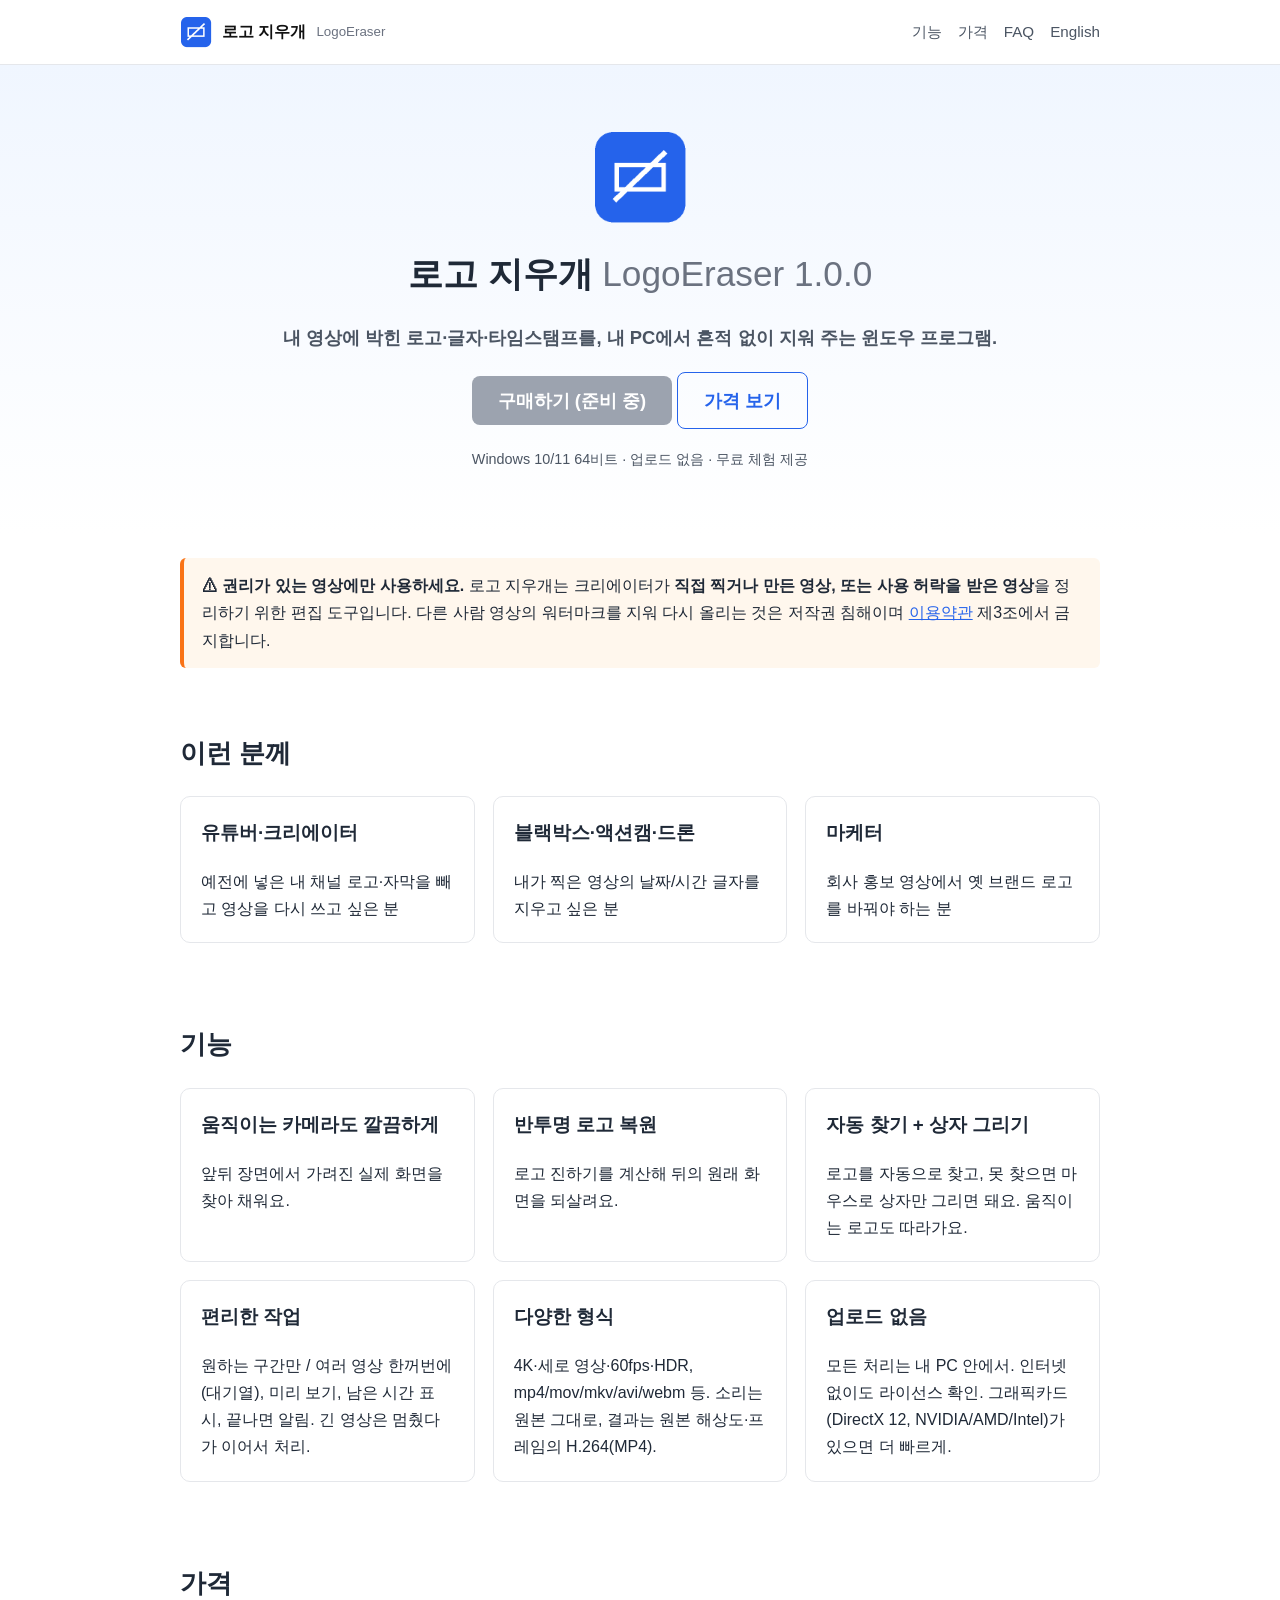
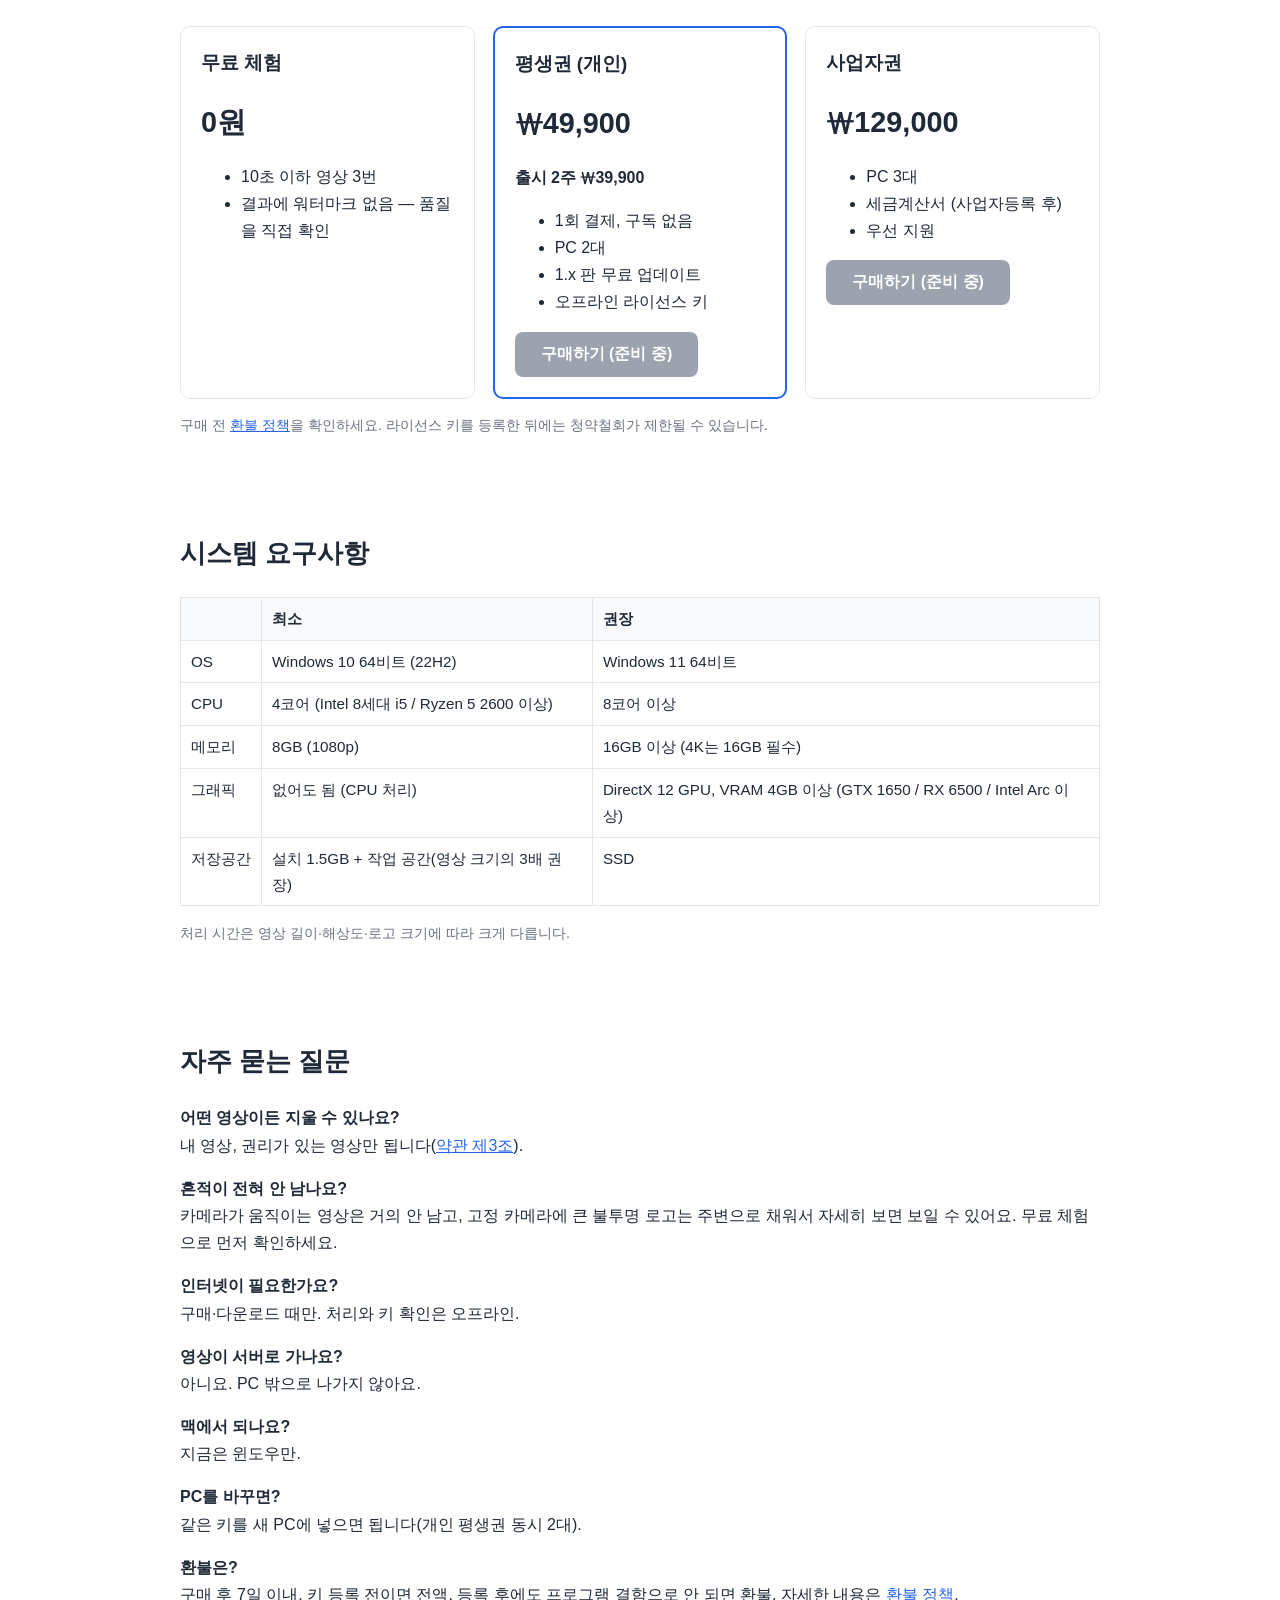
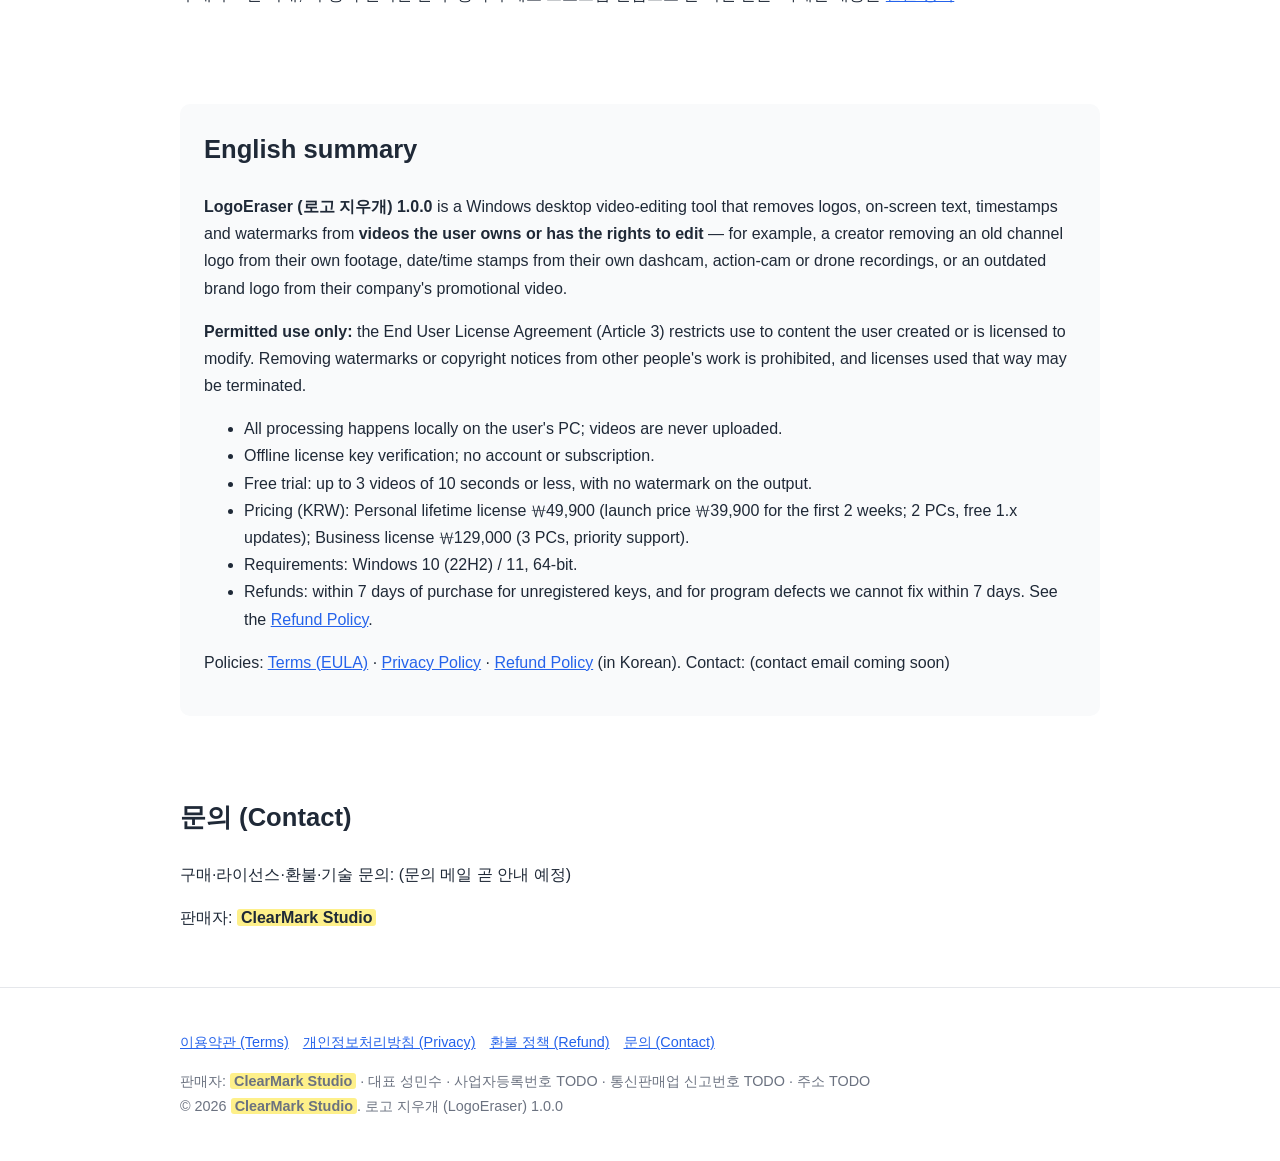
<file: index.html>
<!doctype html><html lang="ko"><head><meta charset="utf-8"><meta name="viewport" content="width=device-width,initial-scale=1"><title>로고 지우개 (LogoEraser) — 내 영상의 로고·워터마크 지우기</title><meta name="description" content="로고 지우개(LogoEraser) — 내 영상의 로고·워터마크·타임스탬프를 내 PC에서 지워 주는 Windows 프로그램"><link rel="icon" href="icon.png"><link rel="stylesheet" href="style.css"></head><body>
<header><div class="wrap"><a class="brand" href="index.html"><img src="icon.png" alt="">로고 지우개 <small style="font-weight:400;color:#6b7280">LogoEraser</small></a><nav><a href="index.html#features">기능</a><a href="index.html#pricing">가격</a><a href="index.html#faq">FAQ</a><a href="index.html#english">English</a></nav></div></header>
<main>
<div class="hero"><div class="wrap">
<img src="icon.png" alt="로고 지우개 아이콘">
<h1>로고 지우개 <span style="color:#6b7280;font-weight:400">LogoEraser 1.0.0</span></h1>
<p><strong>내 영상에 박힌 로고·글자·타임스탬프를, 내 PC에서 흔적 없이 지워 주는 윈도우 프로그램.</strong></p>
<p><button class="btn btn-primary" disabled aria-disabled="true">구매하기 (준비 중)</button> <a class="btn btn-ghost" href="#pricing">가격 보기</a></p>
<p style="font-size:.9em">Windows 10/11 64비트 · 업로드 없음 · 무료 체험 제공</p>
</div></div>
<div class="wrap">
<div class="notice"><strong>⚠ 권리가 있는 영상에만 사용하세요.</strong> 로고 지우개는 크리에이터가 <strong>직접 찍거나 만든 영상, 또는 사용 허락을 받은 영상</strong>을 정리하기 위한 편집 도구입니다. 다른 사람 영상의 워터마크를 지워 다시 올리는 것은 저작권 침해이며 <a href="terms.html">이용약관</a> 제3조에서 금지합니다.</div>

<section><h2>이런 분께</h2><div class="grid">
<div class="card"><h3>유튜버·크리에이터</h3>예전에 넣은 내 채널 로고·자막을 빼고 영상을 다시 쓰고 싶은 분</div>
<div class="card"><h3>블랙박스·액션캠·드론</h3>내가 찍은 영상의 날짜/시간 글자를 지우고 싶은 분</div>
<div class="card"><h3>마케터</h3>회사 홍보 영상에서 옛 브랜드 로고를 바꿔야 하는 분</div>
</div></section>

<section id="features"><h2>기능</h2><div class="grid">
<div class="card"><h3>움직이는 카메라도 깔끔하게</h3>앞뒤 장면에서 가려진 실제 화면을 찾아 채워요.</div>
<div class="card"><h3>반투명 로고 복원</h3>로고 진하기를 계산해 뒤의 원래 화면을 되살려요.</div>
<div class="card"><h3>자동 찾기 + 상자 그리기</h3>로고를 자동으로 찾고, 못 찾으면 마우스로 상자만 그리면 돼요. 움직이는 로고도 따라가요.</div>
<div class="card"><h3>편리한 작업</h3>원하는 구간만 / 여러 영상 한꺼번에(대기열), 미리 보기, 남은 시간 표시, 끝나면 알림. 긴 영상은 멈췄다가 이어서 처리.</div>
<div class="card"><h3>다양한 형식</h3>4K·세로 영상·60fps·HDR, mp4/mov/mkv/avi/webm 등. 소리는 원본 그대로, 결과는 원본 해상도·프레임의 H.264(MP4).</div>
<div class="card"><h3>업로드 없음</h3>모든 처리는 내 PC 안에서. 인터넷 없이도 라이선스 확인. 그래픽카드(DirectX 12, NVIDIA/AMD/Intel)가 있으면 더 빠르게.</div>
</div></section>

<section id="pricing"><h2>가격</h2><div class="grid">
<div class="card"><h3>무료 체험</h3><div class="price">0원</div><ul><li>10초 이하 영상 3번</li><li>결과에 워터마크 없음 — 품질을 직접 확인</li></ul></div>
<div class="card featured"><h3>평생권 (개인)</h3><div class="price">₩49,900</div><p><strong>출시 2주 ₩39,900</strong></p><ul><li>1회 결제, 구독 없음</li><li>PC 2대</li><li>1.x 판 무료 업데이트</li><li>오프라인 라이선스 키</li></ul><button class="btn btn-primary" disabled>구매하기 (준비 중)</button></div>
<div class="card"><h3>사업자권</h3><div class="price">₩129,000</div><ul><li>PC 3대</li><li>세금계산서 (사업자등록 후)</li><li>우선 지원</li></ul><button class="btn btn-primary" disabled>구매하기 (준비 중)</button></div>
</div><p style="font-size:.9em;color:#6b7280">구매 전 <a href="refund.html">환불 정책</a>을 확인하세요. 라이선스 키를 등록한 뒤에는 청약철회가 제한될 수 있습니다.</p></section>

<section id="requirements"><h2>시스템 요구사항</h2><div class="tablewrap"><table>
<tr><th></th><th>최소</th><th>권장</th></tr>
<tr><td>OS</td><td>Windows 10 64비트 (22H2)</td><td>Windows 11 64비트</td></tr>
<tr><td>CPU</td><td>4코어 (Intel 8세대 i5 / Ryzen 5 2600 이상)</td><td>8코어 이상</td></tr>
<tr><td>메모리</td><td>8GB (1080p)</td><td>16GB 이상 (4K는 16GB 필수)</td></tr>
<tr><td>그래픽</td><td>없어도 됨 (CPU 처리)</td><td>DirectX 12 GPU, VRAM 4GB 이상 (GTX 1650 / RX 6500 / Intel Arc 이상)</td></tr>
<tr><td>저장공간</td><td>설치 1.5GB + 작업 공간(영상 크기의 3배 권장)</td><td>SSD</td></tr>
</table></div><p style="font-size:.9em;color:#6b7280">처리 시간은 영상 길이·해상도·로고 크기에 따라 크게 다릅니다.</p></section>

<section id="faq"><h2>자주 묻는 질문</h2>
<p><strong>어떤 영상이든 지울 수 있나요?</strong><br>내 영상, 권리가 있는 영상만 됩니다(<a href="terms.html">약관 제3조</a>).</p>
<p><strong>흔적이 전혀 안 남나요?</strong><br>카메라가 움직이는 영상은 거의 안 남고, 고정 카메라에 큰 불투명 로고는 주변으로 채워서 자세히 보면 보일 수 있어요. 무료 체험으로 먼저 확인하세요.</p>
<p><strong>인터넷이 필요한가요?</strong><br>구매·다운로드 때만. 처리와 키 확인은 오프라인.</p>
<p><strong>영상이 서버로 가나요?</strong><br>아니요. PC 밖으로 나가지 않아요.</p>
<p><strong>맥에서 되나요?</strong><br>지금은 윈도우만.</p>
<p><strong>PC를 바꾸면?</strong><br>같은 키를 새 PC에 넣으면 됩니다(개인 평생권 동시 2대).</p>
<p><strong>환불은?</strong><br>구매 후 7일 이내, 키 등록 전이면 전액. 등록 후에도 프로그램 결함으로 안 되면 환불. 자세한 내용은 <a href="refund.html">환불 정책</a>.</p>
</section>

<section id="english"><div class="en"><h2>English summary</h2>
<p><strong>LogoEraser (로고 지우개) 1.0.0</strong> is a Windows desktop video-editing tool that removes logos, on-screen text, timestamps and watermarks from <strong>videos the user owns or has the rights to edit</strong> — for example, a creator removing an old channel logo from their own footage, date/time stamps from their own dashcam, action-cam or drone recordings, or an outdated brand logo from their company's promotional video.</p>
<p><strong>Permitted use only:</strong> the End User License Agreement (Article 3) restricts use to content the user created or is licensed to modify. Removing watermarks or copyright notices from other people's work is prohibited, and licenses used that way may be terminated.</p>
<ul><li>All processing happens locally on the user's PC; videos are never uploaded.</li>
<li>Offline license key verification; no account or subscription.</li>
<li>Free trial: up to 3 videos of 10 seconds or less, with no watermark on the output.</li>
<li>Pricing (KRW): Personal lifetime license ₩49,900 (launch price ₩39,900 for the first 2 weeks; 2 PCs, free 1.x updates); Business license ₩129,000 (3 PCs, priority support).</li>
<li>Requirements: Windows 10 (22H2) / 11, 64-bit.</li>
<li>Refunds: within 7 days of purchase for unregistered keys, and for program defects we cannot fix within 7 days. See the <a href="refund.html">Refund Policy</a>.</li></ul>
<p>Policies: <a href="terms.html">Terms (EULA)</a> · <a href="privacy.html">Privacy Policy</a> · <a href="refund.html">Refund Policy</a> (in Korean). Contact: (contact email coming soon)</p></div></section>

<section id="contact"><h2>문의 (Contact)</h2>
<p>구매·라이선스·환불·기술 문의: <span>(문의 메일 곧 안내 예정)</span></p>
<p>판매자: <span class="placeholder">ClearMark Studio</span></p></section>
</div></main>
<footer><div class="wrap"><p><a href="terms.html">이용약관 (Terms)</a><a href="privacy.html">개인정보처리방침 (Privacy)</a><a href="refund.html">환불 정책 (Refund)</a><a href="index.html#contact">문의 (Contact)</a></p>
<p>판매자: <span class="placeholder">ClearMark Studio</span> · 대표 성민수 · 사업자등록번호 TODO · 통신판매업 신고번호 TODO · 주소 TODO<br>© 2026 <span class="placeholder">ClearMark Studio</span>. 로고 지우개 (LogoEraser) 1.0.0</p></div></footer></body></html>
</file>
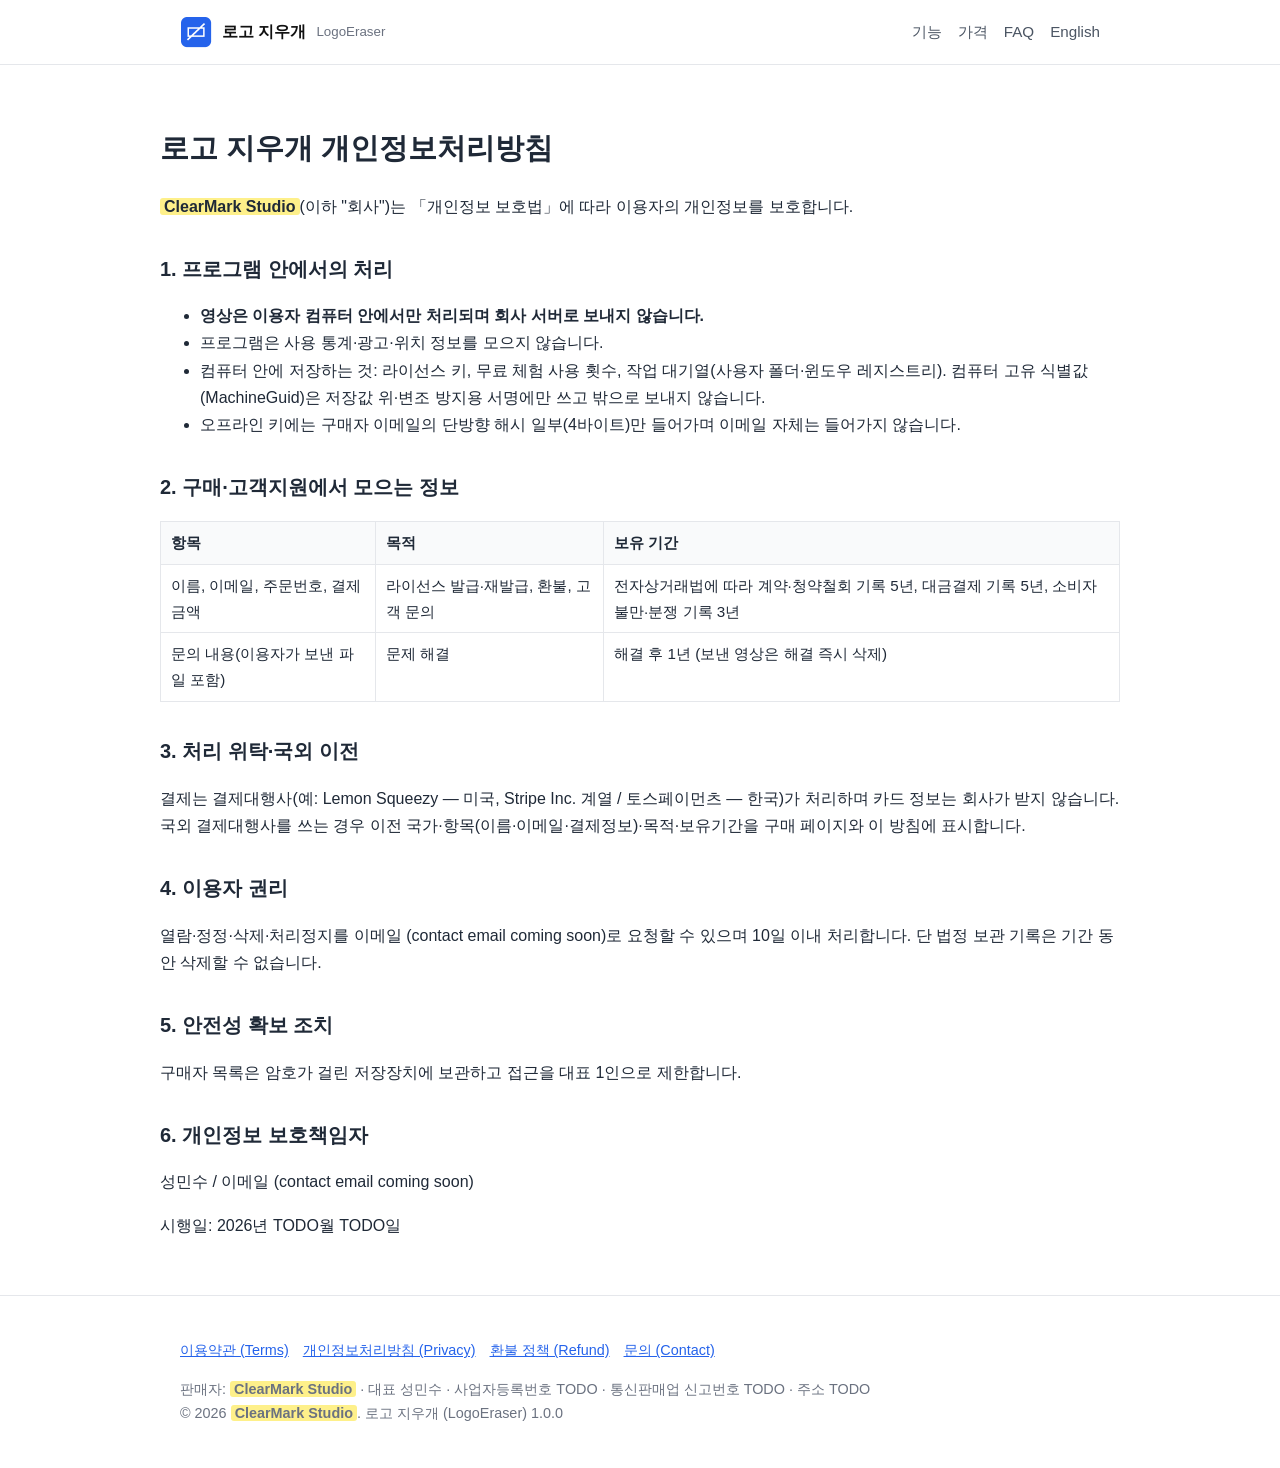
<file: privacy.html>
<!doctype html><html lang="ko"><head><meta charset="utf-8"><meta name="viewport" content="width=device-width,initial-scale=1"><title>개인정보처리방침 — 로고 지우개</title><meta name="description" content="로고 지우개(LogoEraser) — 내 영상의 로고·워터마크·타임스탬프를 내 PC에서 지워 주는 Windows 프로그램"><link rel="icon" href="icon.png"><link rel="stylesheet" href="style.css"></head><body>
<header><div class="wrap"><a class="brand" href="index.html"><img src="icon.png" alt="">로고 지우개 <small style="font-weight:400;color:#6b7280">LogoEraser</small></a><nav><a href="index.html#features">기능</a><a href="index.html#pricing">가격</a><a href="index.html#faq">FAQ</a><a href="index.html#english">English</a></nav></div></header>
<main class="wrap doc"><h1>로고 지우개 개인정보처리방침</h1>
<p><span class="placeholder">ClearMark Studio</span>(이하 "회사")는 「개인정보 보호법」에 따라 이용자의 개인정보를 보호합니다.</p>
<h2>1. 프로그램 안에서의 처리</h2>
<ul>
<li><strong>영상은 이용자 컴퓨터 안에서만 처리되며 회사 서버로 보내지 않습니다.</strong></li>
<li>프로그램은 사용 통계·광고·위치 정보를 모으지 않습니다.</li>
<li>컴퓨터 안에 저장하는 것: 라이선스 키, 무료 체험 사용 횟수, 작업 대기열(사용자 폴더·윈도우 레지스트리). 컴퓨터 고유 식별값(MachineGuid)은 저장값 위·변조 방지용 서명에만 쓰고 밖으로 보내지 않습니다.</li>
<li>오프라인 키에는 구매자 이메일의 단방향 해시 일부(4바이트)만 들어가며 이메일 자체는 들어가지 않습니다.</li>
</ul>
<h2>2. 구매·고객지원에서 모으는 정보</h2>
<div class="tablewrap"><table>
<thead>
<tr>
<th>항목</th>
<th>목적</th>
<th>보유 기간</th>
</tr>
</thead>
<tbody>
<tr>
<td>이름, 이메일, 주문번호, 결제 금액</td>
<td>라이선스 발급·재발급, 환불, 고객 문의</td>
<td>전자상거래법에 따라 계약·청약철회 기록 5년, 대금결제 기록 5년, 소비자 불만·분쟁 기록 3년</td>
</tr>
<tr>
<td>문의 내용(이용자가 보낸 파일 포함)</td>
<td>문제 해결</td>
<td>해결 후 1년 (보낸 영상은 해결 즉시 삭제)</td>
</tr>
</tbody>
</table></div>
<h2>3. 처리 위탁·국외 이전</h2>
<p>결제는 결제대행사(예: Lemon Squeezy — 미국, Stripe Inc. 계열 / 토스페이먼츠 — 한국)가 처리하며 카드 정보는 회사가 받지 않습니다. 국외 결제대행사를 쓰는 경우 이전 국가·항목(이름·이메일·결제정보)·목적·보유기간을 구매 페이지와 이 방침에 표시합니다. </p>
<h2>4. 이용자 권리</h2>
<p>열람·정정·삭제·처리정지를 이메일 (contact email coming soon)로 요청할 수 있으며 10일 이내 처리합니다. 단 법정 보관 기록은 기간 동안 삭제할 수 없습니다.</p>
<h2>5. 안전성 확보 조치</h2>
<p>구매자 목록은 암호가 걸린 저장장치에 보관하고 접근을 대표 1인으로 제한합니다.</p>
<h2>6. 개인정보 보호책임자</h2>
<p>성민수 / 이메일 (contact email coming soon)</p>
<p>시행일: 2026년 TODO월 TODO일</p></main><footer><div class="wrap"><p><a href="terms.html">이용약관 (Terms)</a><a href="privacy.html">개인정보처리방침 (Privacy)</a><a href="refund.html">환불 정책 (Refund)</a><a href="index.html#contact">문의 (Contact)</a></p>
<p>판매자: <span class="placeholder">ClearMark Studio</span> · 대표 성민수 · 사업자등록번호 TODO · 통신판매업 신고번호 TODO · 주소 TODO<br>© 2026 <span class="placeholder">ClearMark Studio</span>. 로고 지우개 (LogoEraser) 1.0.0</p></div></footer></body></html>
</file>
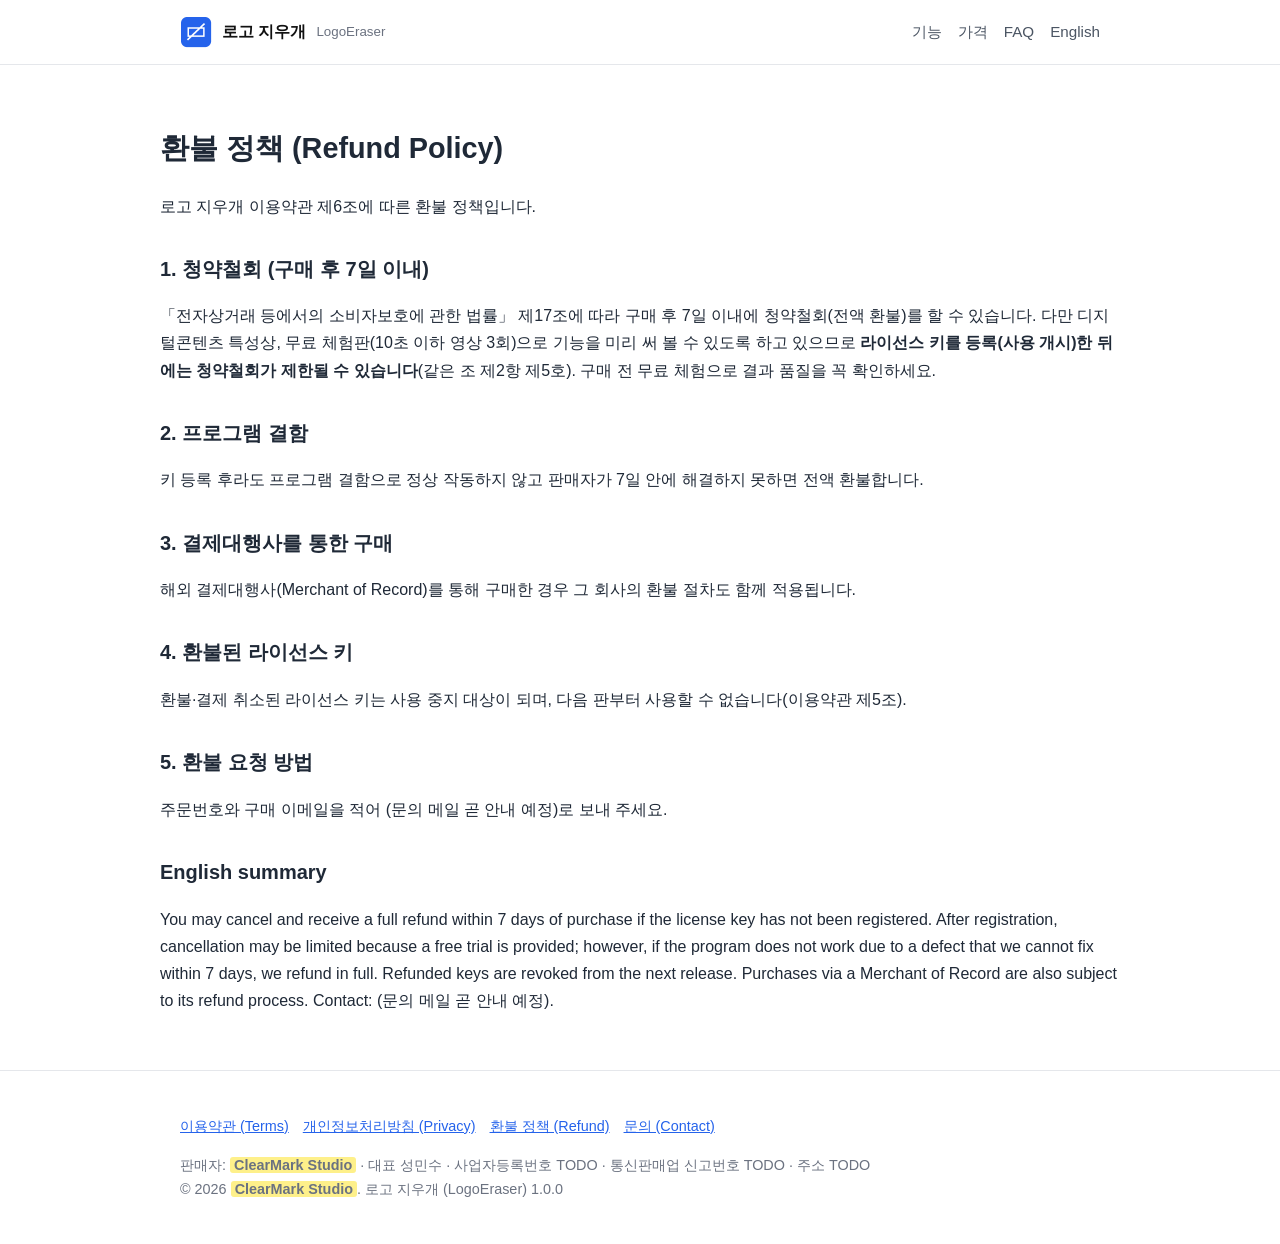
<file: refund.html>
<!doctype html><html lang="ko"><head><meta charset="utf-8"><meta name="viewport" content="width=device-width,initial-scale=1"><title>환불 정책 — 로고 지우개</title><meta name="description" content="로고 지우개(LogoEraser) — 내 영상의 로고·워터마크·타임스탬프를 내 PC에서 지워 주는 Windows 프로그램"><link rel="icon" href="icon.png"><link rel="stylesheet" href="style.css"></head><body>
<header><div class="wrap"><a class="brand" href="index.html"><img src="icon.png" alt="">로고 지우개 <small style="font-weight:400;color:#6b7280">LogoEraser</small></a><nav><a href="index.html#features">기능</a><a href="index.html#pricing">가격</a><a href="index.html#faq">FAQ</a><a href="index.html#english">English</a></nav></div></header>
<main class="wrap doc"><h1>환불 정책 (Refund Policy)</h1>
<p>로고 지우개 이용약관 제6조에 따른 환불 정책입니다.</p>
<h2>1. 청약철회 (구매 후 7일 이내)</h2>
<p>「전자상거래 등에서의 소비자보호에 관한 법률」 제17조에 따라 구매 후 7일 이내에 청약철회(전액 환불)를 할 수 있습니다. 다만 디지털콘텐츠 특성상, 무료 체험판(10초 이하 영상 3회)으로 기능을 미리 써 볼 수 있도록 하고 있으므로 <strong>라이선스 키를 등록(사용 개시)한 뒤에는 청약철회가 제한될 수 있습니다</strong>(같은 조 제2항 제5호). 구매 전 무료 체험으로 결과 품질을 꼭 확인하세요.</p>
<h2>2. 프로그램 결함</h2>
<p>키 등록 후라도 프로그램 결함으로 정상 작동하지 않고 판매자가 7일 안에 해결하지 못하면 전액 환불합니다.</p>
<h2>3. 결제대행사를 통한 구매</h2>
<p>해외 결제대행사(Merchant of Record)를 통해 구매한 경우 그 회사의 환불 절차도 함께 적용됩니다.</p>
<h2>4. 환불된 라이선스 키</h2>
<p>환불·결제 취소된 라이선스 키는 사용 중지 대상이 되며, 다음 판부터 사용할 수 없습니다(이용약관 제5조).</p>
<h2>5. 환불 요청 방법</h2>
<p>주문번호와 구매 이메일을 적어 <span>(문의 메일 곧 안내 예정)</span>로 보내 주세요.</p>
<h2>English summary</h2>
<p>You may cancel and receive a full refund within 7 days of purchase if the license key has not been registered. After registration, cancellation may be limited because a free trial is provided; however, if the program does not work due to a defect that we cannot fix within 7 days, we refund in full. Refunded keys are revoked from the next release. Purchases via a Merchant of Record are also subject to its refund process. Contact: (문의 메일 곧 안내 예정).</p>
</main>
<footer><div class="wrap"><p><a href="terms.html">이용약관 (Terms)</a><a href="privacy.html">개인정보처리방침 (Privacy)</a><a href="refund.html">환불 정책 (Refund)</a><a href="index.html#contact">문의 (Contact)</a></p>
<p>판매자: <span class="placeholder">ClearMark Studio</span> · 대표 성민수 · 사업자등록번호 TODO · 통신판매업 신고번호 TODO · 주소 TODO<br>© 2026 <span class="placeholder">ClearMark Studio</span>. 로고 지우개 (LogoEraser) 1.0.0</p></div></footer></body></html>
</file>
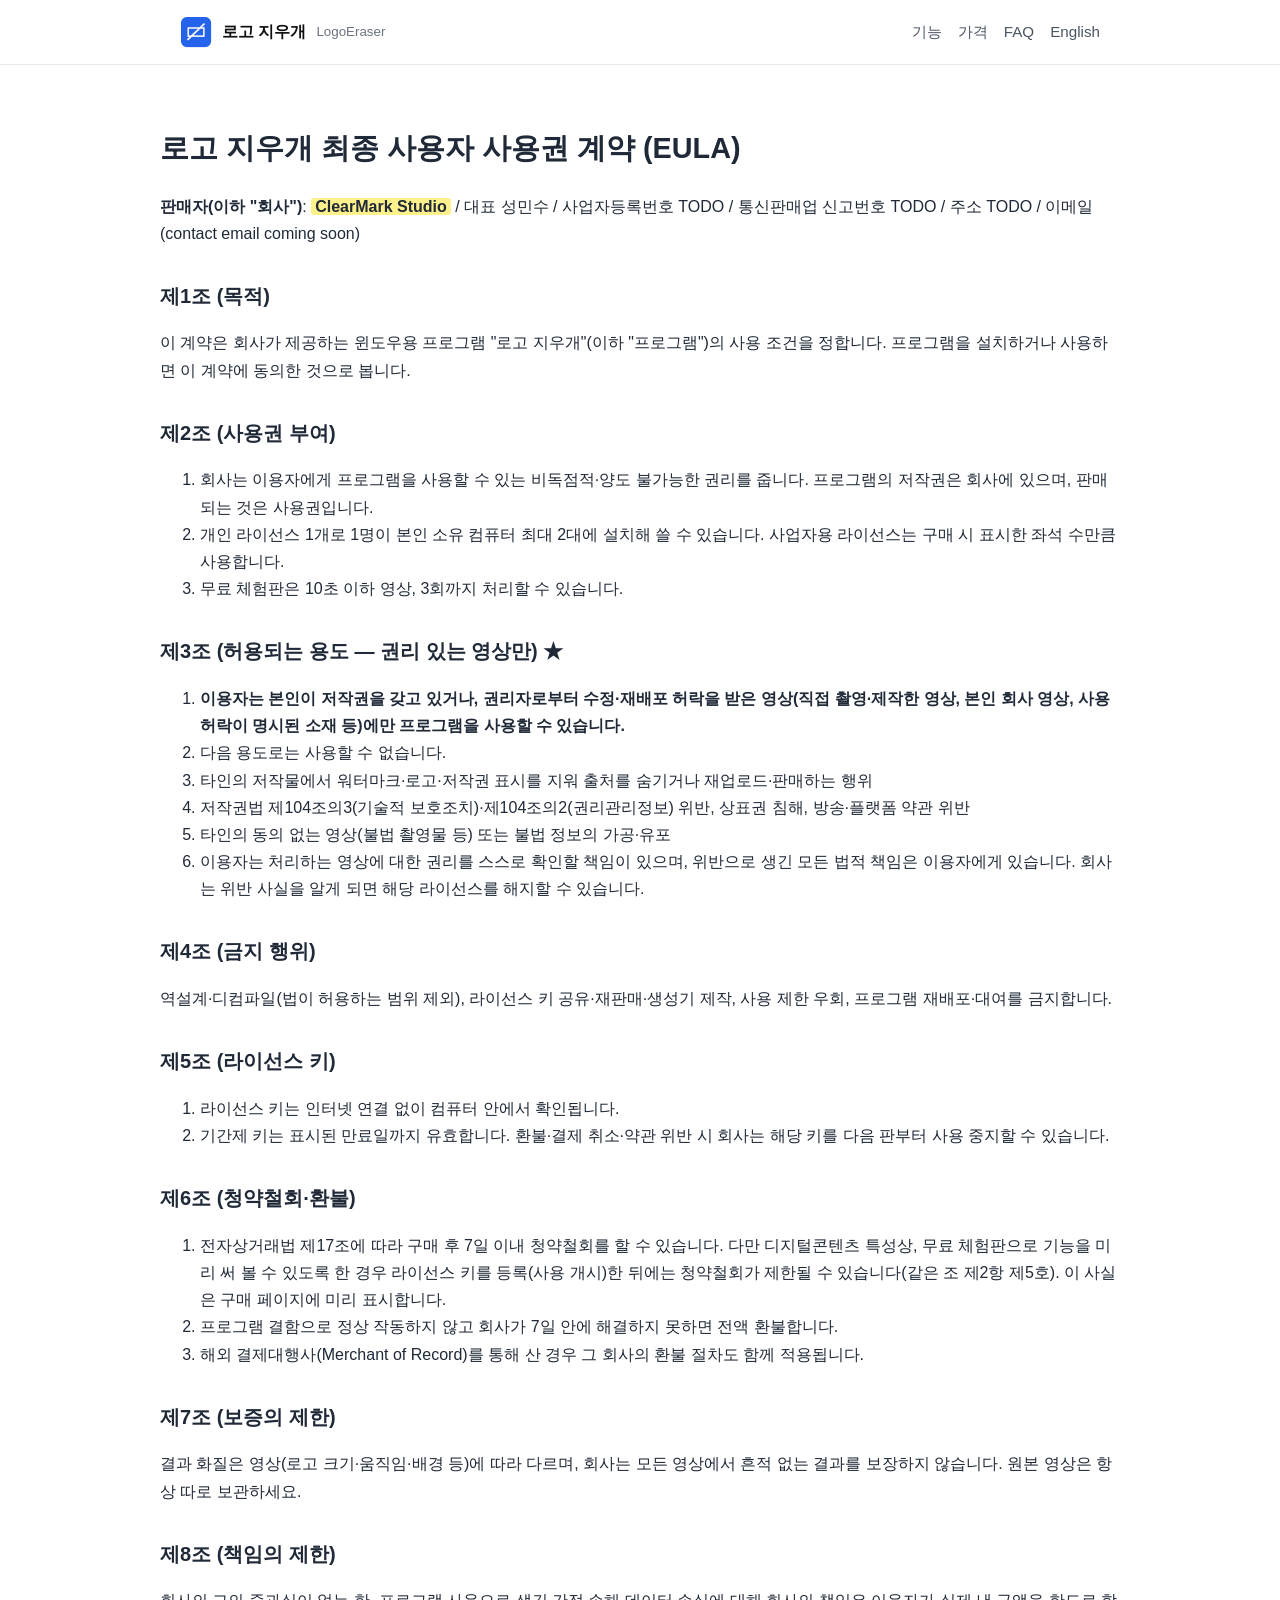
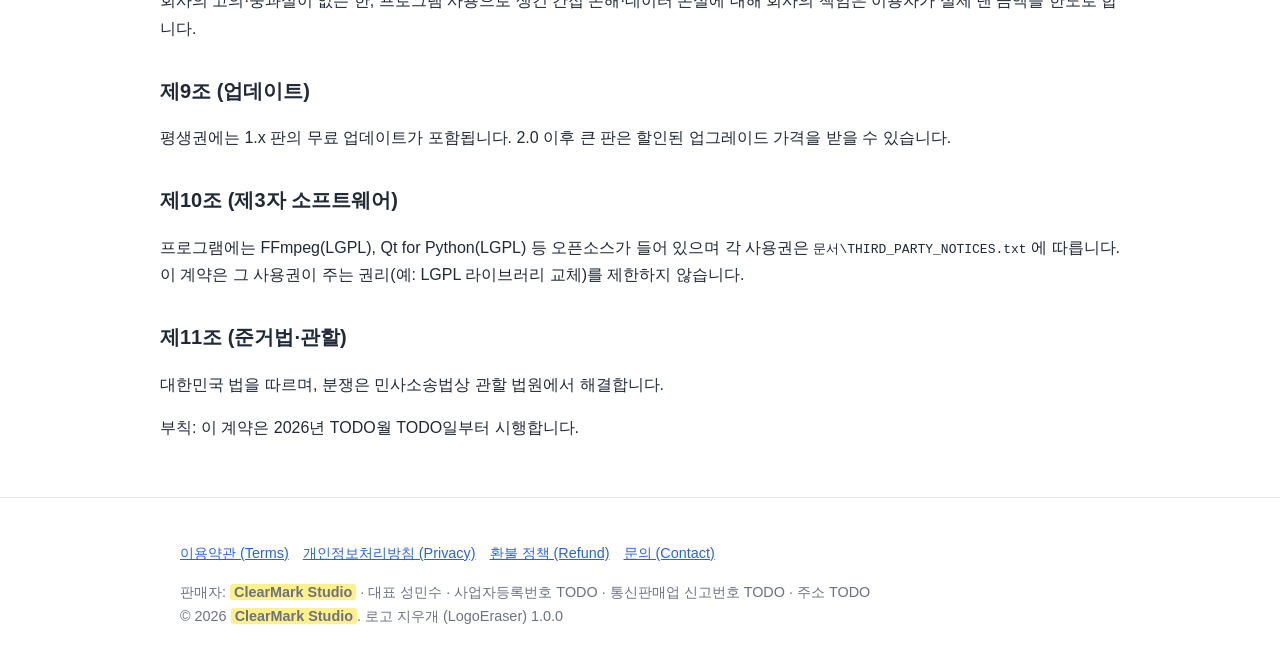
<file: terms.html>
<!doctype html><html lang="ko"><head><meta charset="utf-8"><meta name="viewport" content="width=device-width,initial-scale=1"><title>이용약관 — 로고 지우개</title><meta name="description" content="로고 지우개(LogoEraser) — 내 영상의 로고·워터마크·타임스탬프를 내 PC에서 지워 주는 Windows 프로그램"><link rel="icon" href="icon.png"><link rel="stylesheet" href="style.css"></head><body>
<header><div class="wrap"><a class="brand" href="index.html"><img src="icon.png" alt="">로고 지우개 <small style="font-weight:400;color:#6b7280">LogoEraser</small></a><nav><a href="index.html#features">기능</a><a href="index.html#pricing">가격</a><a href="index.html#faq">FAQ</a><a href="index.html#english">English</a></nav></div></header>
<main class="wrap doc"><h1>로고 지우개 최종 사용자 사용권 계약 (EULA)</h1>
<p><strong>판매자(이하 "회사")</strong>: <span class="placeholder">ClearMark Studio</span> / 대표 성민수 / 사업자등록번호 TODO / 통신판매업 신고번호 TODO / 주소 TODO / 이메일 (contact email coming soon)</p>
<h2>제1조 (목적)</h2>
<p>이 계약은 회사가 제공하는 윈도우용 프로그램 "로고 지우개"(이하 "프로그램")의 사용 조건을 정합니다. 프로그램을 설치하거나 사용하면 이 계약에 동의한 것으로 봅니다.</p>
<h2>제2조 (사용권 부여)</h2>
<ol>
<li>회사는 이용자에게 프로그램을 사용할 수 있는 비독점적·양도 불가능한 권리를 줍니다. 프로그램의 저작권은 회사에 있으며, 판매되는 것은 사용권입니다.</li>
<li>개인 라이선스 1개로 1명이 본인 소유 컴퓨터 최대 2대에 설치해 쓸 수 있습니다. 사업자용 라이선스는 구매 시 표시한 좌석 수만큼 사용합니다.</li>
<li>무료 체험판은 10초 이하 영상, 3회까지 처리할 수 있습니다.</li>
</ol>
<h2>제3조 (허용되는 용도 — 권리 있는 영상만) ★</h2>
<ol>
<li><strong>이용자는 본인이 저작권을 갖고 있거나, 권리자로부터 수정·재배포 허락을 받은 영상(직접 촬영·제작한 영상, 본인 회사 영상, 사용 허락이 명시된 소재 등)에만 프로그램을 사용할 수 있습니다.</strong></li>
<li>다음 용도로는 사용할 수 없습니다.</li>
<li>타인의 저작물에서 워터마크·로고·저작권 표시를 지워 출처를 숨기거나 재업로드·판매하는 행위</li>
<li>저작권법 제104조의3(기술적 보호조치)·제104조의2(권리관리정보) 위반, 상표권 침해, 방송·플랫폼 약관 위반</li>
<li>타인의 동의 없는 영상(불법 촬영물 등) 또는 불법 정보의 가공·유포</li>
<li>이용자는 처리하는 영상에 대한 권리를 스스로 확인할 책임이 있으며, 위반으로 생긴 모든 법적 책임은 이용자에게 있습니다. 회사는 위반 사실을 알게 되면 해당 라이선스를 해지할 수 있습니다.</li>
</ol>
<h2>제4조 (금지 행위)</h2>
<p>역설계·디컴파일(법이 허용하는 범위 제외), 라이선스 키 공유·재판매·생성기 제작, 사용 제한 우회, 프로그램 재배포·대여를 금지합니다.</p>
<h2>제5조 (라이선스 키)</h2>
<ol>
<li>라이선스 키는 인터넷 연결 없이 컴퓨터 안에서 확인됩니다.</li>
<li>기간제 키는 표시된 만료일까지 유효합니다. 환불·결제 취소·약관 위반 시 회사는 해당 키를 다음 판부터 사용 중지할 수 있습니다.</li>
</ol>
<h2>제6조 (청약철회·환불)</h2>
<ol>
<li>전자상거래법 제17조에 따라 구매 후 7일 이내 청약철회를 할 수 있습니다. 다만 디지털콘텐츠 특성상, 무료 체험판으로 기능을 미리 써 볼 수 있도록 한 경우 라이선스 키를 등록(사용 개시)한 뒤에는 청약철회가 제한될 수 있습니다(같은 조 제2항 제5호). 이 사실은 구매 페이지에 미리 표시합니다.</li>
<li>프로그램 결함으로 정상 작동하지 않고 회사가 7일 안에 해결하지 못하면 전액 환불합니다.</li>
<li>해외 결제대행사(Merchant of Record)를 통해 산 경우 그 회사의 환불 절차도 함께 적용됩니다.</li>
</ol>
<h2>제7조 (보증의 제한)</h2>
<p>결과 화질은 영상(로고 크기·움직임·배경 등)에 따라 다르며, 회사는 모든 영상에서 흔적 없는 결과를 보장하지 않습니다. 원본 영상은 항상 따로 보관하세요.</p>
<h2>제8조 (책임의 제한)</h2>
<p>회사의 고의·중과실이 없는 한, 프로그램 사용으로 생긴 간접 손해·데이터 손실에 대해 회사의 책임은 이용자가 실제 낸 금액을 한도로 합니다.</p>
<h2>제9조 (업데이트)</h2>
<p>평생권에는 1.x 판의 무료 업데이트가 포함됩니다. 2.0 이후 큰 판은 할인된 업그레이드 가격을 받을 수 있습니다.</p>
<h2>제10조 (제3자 소프트웨어)</h2>
<p>프로그램에는 FFmpeg(LGPL), Qt for Python(LGPL) 등 오픈소스가 들어 있으며 각 사용권은 <code>문서\THIRD_PARTY_NOTICES.txt</code> 에 따릅니다. 이 계약은 그 사용권이 주는 권리(예: LGPL 라이브러리 교체)를 제한하지 않습니다.</p>
<h2>제11조 (준거법·관할)</h2>
<p>대한민국 법을 따르며, 분쟁은 민사소송법상 관할 법원에서 해결합니다.</p>
<p>부칙: 이 계약은 2026년 TODO월 TODO일부터 시행합니다.</p></main><footer><div class="wrap"><p><a href="terms.html">이용약관 (Terms)</a><a href="privacy.html">개인정보처리방침 (Privacy)</a><a href="refund.html">환불 정책 (Refund)</a><a href="index.html#contact">문의 (Contact)</a></p>
<p>판매자: <span class="placeholder">ClearMark Studio</span> · 대표 성민수 · 사업자등록번호 TODO · 통신판매업 신고번호 TODO · 주소 TODO<br>© 2026 <span class="placeholder">ClearMark Studio</span>. 로고 지우개 (LogoEraser) 1.0.0</p></div></footer></body></html>
</file>
<file: style.css>
*{box-sizing:border-box}body{margin:0;font-family:-apple-system,"Segoe UI","Malgun Gothic","Apple SD Gothic Neo",sans-serif;color:#1f2937;line-height:1.7;background:#fff}
a{color:#2563eb}.wrap{max-width:960px;margin:0 auto;padding:0 20px}
header{border-bottom:1px solid #e5e7eb}header .wrap{display:flex;align-items:center;justify-content:space-between;height:64px;flex-wrap:wrap}
.brand{display:flex;align-items:center;gap:10px;font-weight:700;text-decoration:none;color:#111}.brand img{width:32px;height:32px}
nav a{margin-left:16px;text-decoration:none;color:#4b5563;font-size:.95em}
.hero{text-align:center;padding:64px 0 48px;background:linear-gradient(#f0f6ff,#fff)}.hero img{width:96px}
.hero h1{font-size:2.2em;margin:.3em 0}.hero p{font-size:1.15em;color:#4b5563}
.btn{display:inline-block;padding:12px 26px;border-radius:8px;font-weight:600;text-decoration:none;border:0;font-size:1em}
.btn-primary{background:#9ca3af;color:#fff;cursor:not-allowed}.btn-ghost{border:1px solid #2563eb;color:#2563eb}
.notice{background:#fff7ed;border-left:4px solid #f97316;padding:14px 18px;border-radius:6px;margin:24px 0}
section{padding:40px 0}h2{font-size:1.6em;margin-top:0}
.grid{display:grid;grid-template-columns:repeat(auto-fit,minmax(260px,1fr));gap:18px}
.card{border:1px solid #e5e7eb;border-radius:10px;padding:20px}.card h3{margin-top:0}
.price{font-size:1.8em;font-weight:700}.featured{border:2px solid #2563eb}
table{width:100%;border-collapse:collapse;font-size:.95em}th,td{border:1px solid #e5e7eb;padding:8px 10px;text-align:left;vertical-align:top}th{background:#f9fafb}
.tablewrap{overflow-x:auto}.en{background:#f9fafb;border-radius:10px;padding:24px}
.placeholder{background:#fef08a;padding:0 4px;border-radius:3px;font-weight:600}
footer{border-top:1px solid #e5e7eb;padding:28px 0;color:#6b7280;font-size:.9em}footer a{margin-right:14px}
.doc{padding:40px 0}.doc h1{font-size:1.8em}.doc h2{font-size:1.25em;margin-top:1.6em}
@media(max-width:600px){.hero h1{font-size:1.7em}nav a{margin-left:10px}}
</file>
